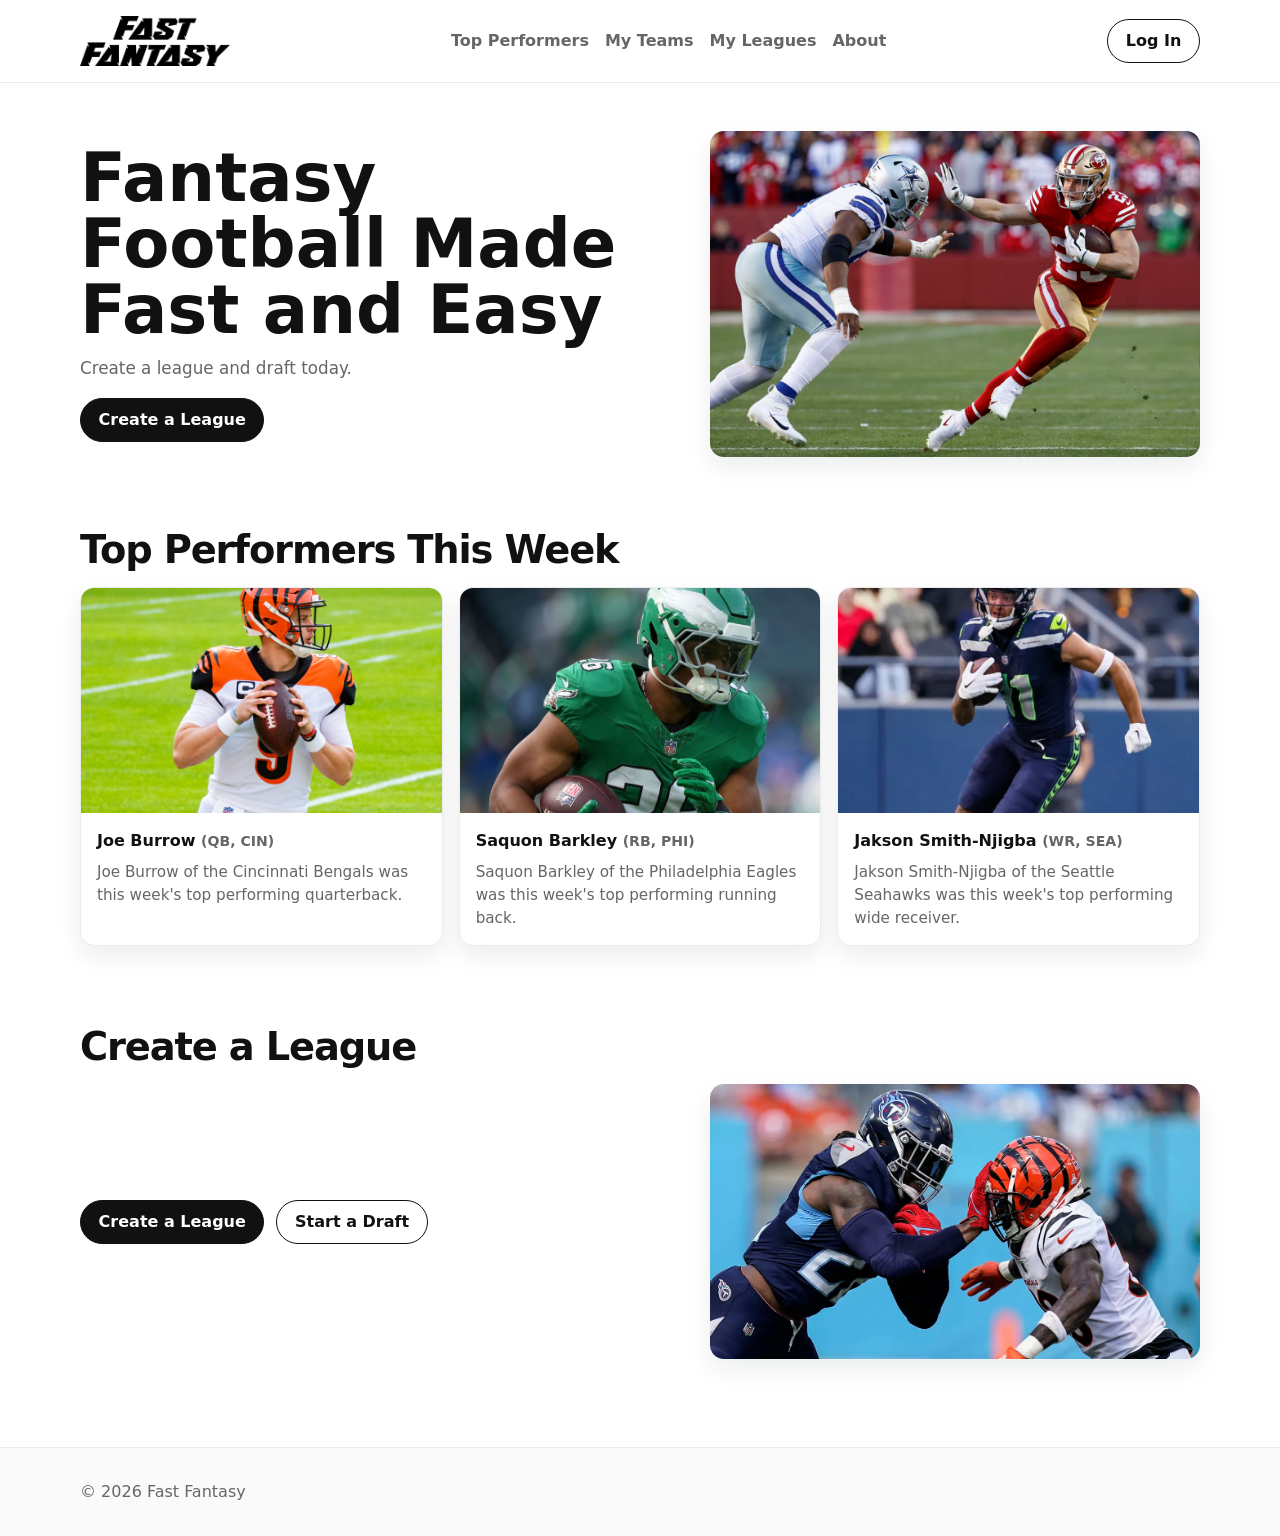
<file: index.html>
<!doctype html>
<html lang="en">
<head>
  <meta charset="utf-8" />
  <meta name="viewport" content="width=device-width,initial-scale=1" />
  <title>Fast Fantasy — Home</title>
  <link rel="stylesheet" href="styles.css" />
</head>
<body>
  <header class="site-header">
    <div class="container header-inner">
      <a class="brand" href="index.html"><img src="images/fflogo.png" alt="Fast Fantasy Logo" width="150px"></a>

      <nav class="main-nav" aria-label="Main navigation">
        <ul>
          <li><a href="top.html">Top Performers</a></li>
          <li><a href="teams.html">My Teams</a></li>
          <li><a href="league.html">My Leagues</a></li>
          <li><a href="about.html">About</a></li>
        </ul>
      </nav>

      <div class="header-cta">
        <a class="btn btn-outline" href="login.html">Log In</a>
      </div>
    </div>
  </header>

  <main>
    <section class="hero">
      <div class="container hero-grid">
        <div class="hero-copy">
          <h1>Fantasy Football Made Fast and Easy</h1>
          <p class="lead">Create a league and draft today.</p>
          <div class="btn-group">
            <a class="btn btn-primary" href="login.html">Create a League</a>
          </div>
        </div>

        <div class="hero-media">
          <img src="images/homebanner.jpg" alt="Football player running with the ball">
        </div>
      </div>
    </section>

    <section class="top-performers container" aria-labelledby="top-perf-heading">
      <h2 id="top-perf-heading">Top Performers This Week</h2>

      <div class="cards">
        <article class="card">
          <img src="images/qb1.png" alt="Joe Burrow quarterback">
          <div class="card-body">
            <h3>Joe Burrow <span class="meta">(QB, CIN)</span></h3>
            <p class="card-text">Joe Burrow of the Cincinnati Bengals was this week's top performing quarterback.</p>
          </div>
        </article>

        <article class="card">
          <img src="images/rb1.png" alt="Saquon Barkley running back">
          <div class="card-body">
            <h3>Saquon Barkley <span class="meta">(RB, PHI)</span></h3>
            <p class="card-text">Saquon Barkley of the Philadelphia Eagles was this week's top performing running back.</p>
          </div>
        </article>

        <article class="card">
          <img src="images/wr1.png" alt="Jakson Smith-Njigba wide receiver">
          <div class="card-body">
            <h3>Jakson Smith-Njigba <span class="meta">(WR, SEA)</span></h3>
            <p class="card-text">Jakson Smith-Njigba of the Seattle Seahawks was this week's top performing wide receiver.</p>
          </div>
        </article>
      </div>
    </section>

    <section class="create-league container" aria-labelledby="create-league-heading">
      <h2 id="create-league-heading">Create a League</h2>

      <div class="create-grid">
        <div class="create-actions btn-group">
          <a class="btn btn-primary" href="login.html">Create a League</a>
          <a class="btn btn-outline" href="login.html">Start a Draft</a>
        </div>

        <div class="create-media">
          <img src="images/homebottom.webp" alt="Two football players in action">
        </div>
      </div>
    </section>
  </main>

  <footer class="site-footer">
    <div class="container footer-grid">
      <div class="footer-brand">
        <strong></strong>
        <p class="small">© 2026 Fast Fantasy</p>
      </div>

     
    </div>
  </footer>
</body>
</html>
</file>
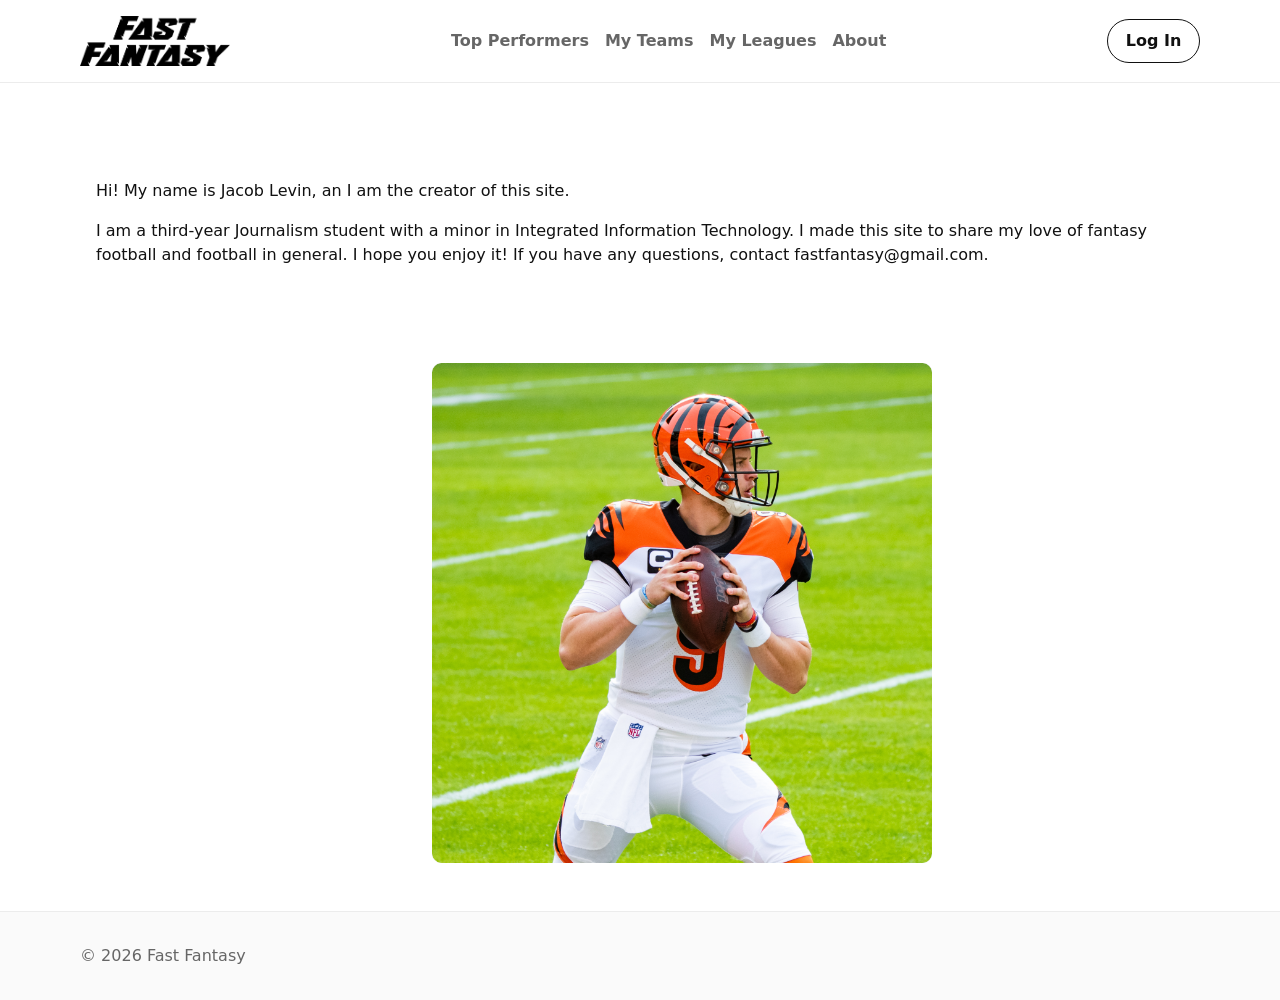
<file: about.html>
<!doctype html>
<html lang="en">
<head>
  <meta charset="utf-8" />
  <meta name="viewport" content="width=device-width,initial-scale=1" />
  <title>About — Fast Fantasy</title>
  <link rel="stylesheet" href="styles.css" />
</head>
<body>
  <!-- SITE HEADER -->
  <header class="site-header" role="banner">
    <div class="container header-inner">
      <!-- Brand / logo -->
      <a class="brand" href="index.html" aria-label="Fast Fantasy home"><img src="images/fflogo.png" alt="Fast Fantasy Logo" width="150px"></a>

      <!-- Primary navigation -->
      <nav class="main-nav" aria-label="Main navigation">
        <ul>
          <li><a href="top.html">Top Performers</a></li>
          <li><a href="teams.html">My Teams</a></li>
          <li><a href="league.html">My Leagues</a></li>
          <li><a href="about.html">About</a></li>
        </ul>
      </nav>

      <!-- login CTA -->
      <div class="header-cta">
        <a class="btn btn-outline" href="login.html">Log In</a>
      </div>
    </div>
  </header>

  <div style="text-align: left;margin: 1in;">
    <p>Hi! My name is Jacob Levin, an I am the creator of this site.</p>
    <p>I am a third-year Journalism student with a minor in Integrated Information Technology. I made this site to share my love of fantasy football and football in general. I hope you enjoy it! If you have any questions, contact fastfantasy@gmail.com.</p>
  </div>
  <div id="create-media" style="margin-left: 4.5in;">
    <img src="images/qb1.png" width="500px">
  </div>

   <!-- SITE FOOTER -->
  <footer class="site-footer" role="contentinfo">
    <div class="container footer-grid">
      <div class="footer-brand">
        <strong></strong>
        <p class="small">© 2026 Fast Fantasy</p>
      </div>

      
    </div>
  </footer>
</body>
</html>
</file>
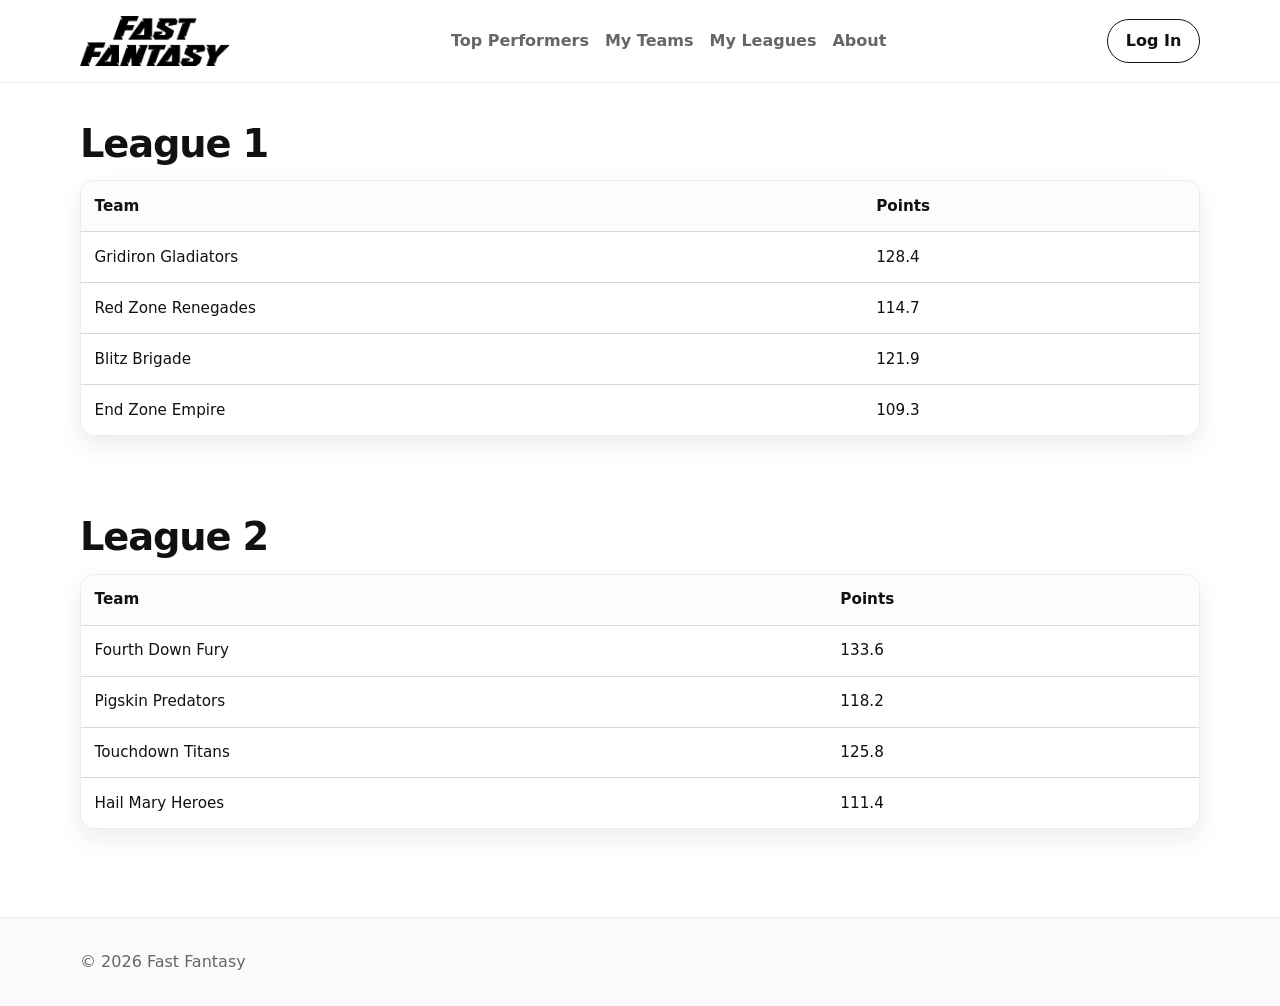
<file: league.html>
<!doctype html>
<html lang="en">
<head>
  <meta charset="utf-8" />
  <meta name="viewport" content="width=device-width,initial-scale=1" />
  <title>Top Performers — Fast Fantasy</title>
  <link rel="stylesheet" href="styles.css" />
</head>
<body>
  <!-- SITE HEADER -->
  <header class="site-header" role="banner">
    <div class="container header-inner">
      <!-- Brand / logo -->
      <a class="brand" href="index.html" aria-label="Fast Fantasy home"><img src="images/fflogo.png" alt="Fast Fantasy Logo" width="150px"></a>

      <!-- Primary navigation -->
      <nav class="main-nav" aria-label="Main navigation">
        <ul>
          <li><a href="top.html">Top Performers</a></li>
          <li><a href="teams.html">My Teams</a></li>
          <li><a href="league.html">My Leagues</a></li>
          <li><a href="about.html">About</a></li>
        </ul>
      </nav>

      <!-- login CTA -->
      <div class="header-cta">
        <a class="btn btn-outline" href="login.html">Log In</a>
      </div>
    </div>
  </header>

  <!-- MAIN CONTENT -->
  <main>
    <!-- Top Individual Performances -->
    <section class="performances container" aria-labelledby="individual-heading">
      <!-- Section heading styled large and bold (like screenshot) -->
      <h2 id="individual-heading" class="section-title">League 1<br/></h2>

      <!-- Table card: accessible table with caption -->
      <div class="table-wrap">
        <table class="perf-table" summary="Top individual player performance metrics">
          <caption class="visually-hidden"></caption>
          <thead>
            <tr>
              <th scope="col">Team</th>
              <th scope="col">Points</th>
            </tr>
          </thead>
          <tbody>
            <!-- Empty rows as in the screenshot; keep structure for dynamic population -->
            <tr>
  <td>Gridiron Gladiators</td>
  <td>128.4</td>
</tr>
<tr>
  <td>Red Zone Renegades</td>
  <td>114.7</td>
</tr>
<tr>
  <td>Blitz Brigade</td>
  <td>121.9</td>
</tr>
<tr>
  <td>End Zone Empire</td>
  <td>109.3</td>
</tr>
          </tbody>
        </table>
      </div>
    </section>

    <!-- Top Team Performances -->
    <section class="performances container" aria-labelledby="team-heading">
      <h2 id="team-heading" class="section-title">League 2<br/></h2>

      <div class="table-wrap">
        <table class="perf-table" summary="Top team performance metrics">
          <caption class="visually-hidden"></caption>
          <thead>
            <tr>
              <th scope="col">Team</th>
              <th scope="col">Points</th>
            </tr>
          </thead>
          <tbody>
            <tr>
  <td>Fourth Down Fury</td>
  <td>133.6</td>
</tr>
<tr>
  <td>Pigskin Predators</td>
  <td>118.2</td>
</tr>
<tr>
  <td>Touchdown Titans</td>
  <td>125.8</td>
</tr>
<tr>
  <td>Hail Mary Heroes</td>
  <td>111.4</td>
</tr>
          </tbody>
        </table>
      </div>
    </section>
  </main>

  <!-- SITE FOOTER -->
  <footer class="site-footer" role="contentinfo">
    <div class="container footer-grid">
      <div class="footer-brand">
        <strong></strong>
        <p class="small">© 2026 Fast Fantasy</p>
      </div>

     
    </div>
  </footer>
</body>
</html>
</file>
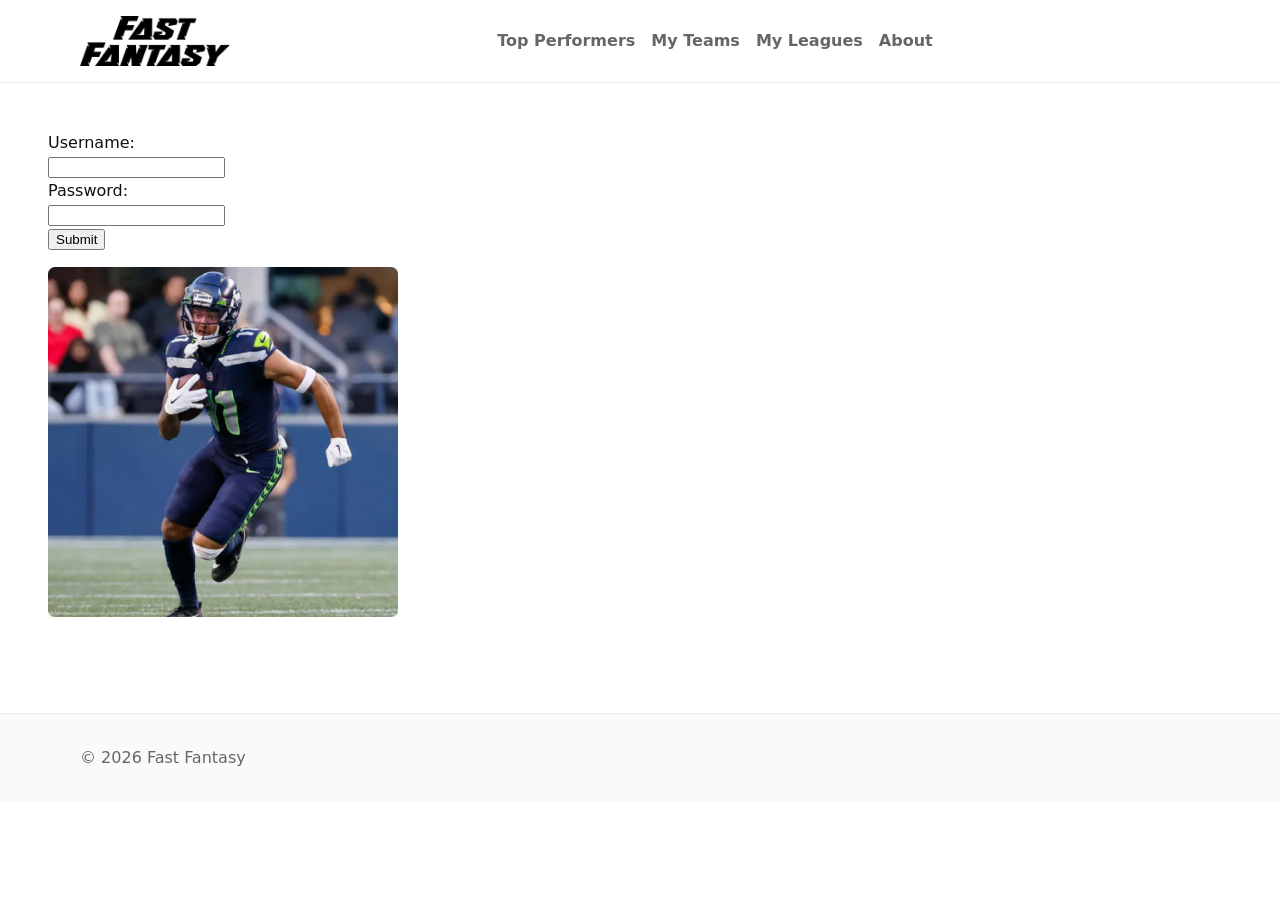
<file: login.html>
<!doctype html>
<html lang="en">
<head>
  <meta charset="utf-8" />
  <meta name="viewport" content="width=device-width,initial-scale=1" />
  <title>About — Fast Fantasy</title>
  <link rel="stylesheet" href="styles.css" />
</head>
<body>
  <header class="site-header" role="banner">
    <div class="container header-inner">
      <a class="brand" href="index.html" aria-label="Fast Fantasy home"><img src="images/fflogo.png" alt="Fast Fantasy Logo" width="150px"></a>

      <nav class="main-nav" aria-label="Main navigation">
        <ul>
          <li><a href="top.html">Top Performers</a></li>
          <li><a href="teams.html">My Teams</a></li>
          <li><a href="league.html">My Leagues</a></li>
          <li><a href="about.html">About</a></li>
        </ul>
      </nav>
    </div>
  </header>

  <div class="login-wrapper" style="padding: 3rem;">
    <div class="login-form">
      <form id="loginForm">
        <label for="username">Username:</label><br>
        <input type="text" id="username" name="username"><br>

        <label for="password">Password:</label><br>
        <input type="password" id="password" name="password"><br>

        <input type="submit" value="Submit">
      </form>

      <p id="loginMessage" style="color:red;"></p>
    </div>

    <div class="login-image">
      <img src="images/wr1.png" alt="Football player" width="350px">
    </div>
  </div>

  <footer class="site-footer" role="contentinfo">
    <div class="container footer-grid">
      <div class="footer-brand">
        <strong></strong>
        <p class="small">© 2026 Fast Fantasy</p>
      </div>
    </div>
  </footer>

  <script>
    const validUsers = [
      { username: "admin", password: "admin123" },
      { username: "player1", password: "fantasy1" },
      { username: "coach", password: "team2026" }
    ];

    const form = document.getElementById("loginForm");
    const message = document.getElementById("loginMessage");

    form.addEventListener("submit", function (e) {
      e.preventDefault();

      const username = document.getElementById("username").value.trim();
      const password = document.getElementById("password").value;

      const match = validUsers.some(
        user => user.username === username && user.password === password
      );

      if (match) {
        message.style.color = "green";
        message.textContent = "Login successful!";
        document.getElementById("username").value = "";
        document.getElementById("password").value = "";
        // window.location.href = "dashboard.html";
      } else {
        message.style.color = "red";
        message.textContent = "Invalid username or password.";
      }
    });
  </script>
</body>
</html>
</file>
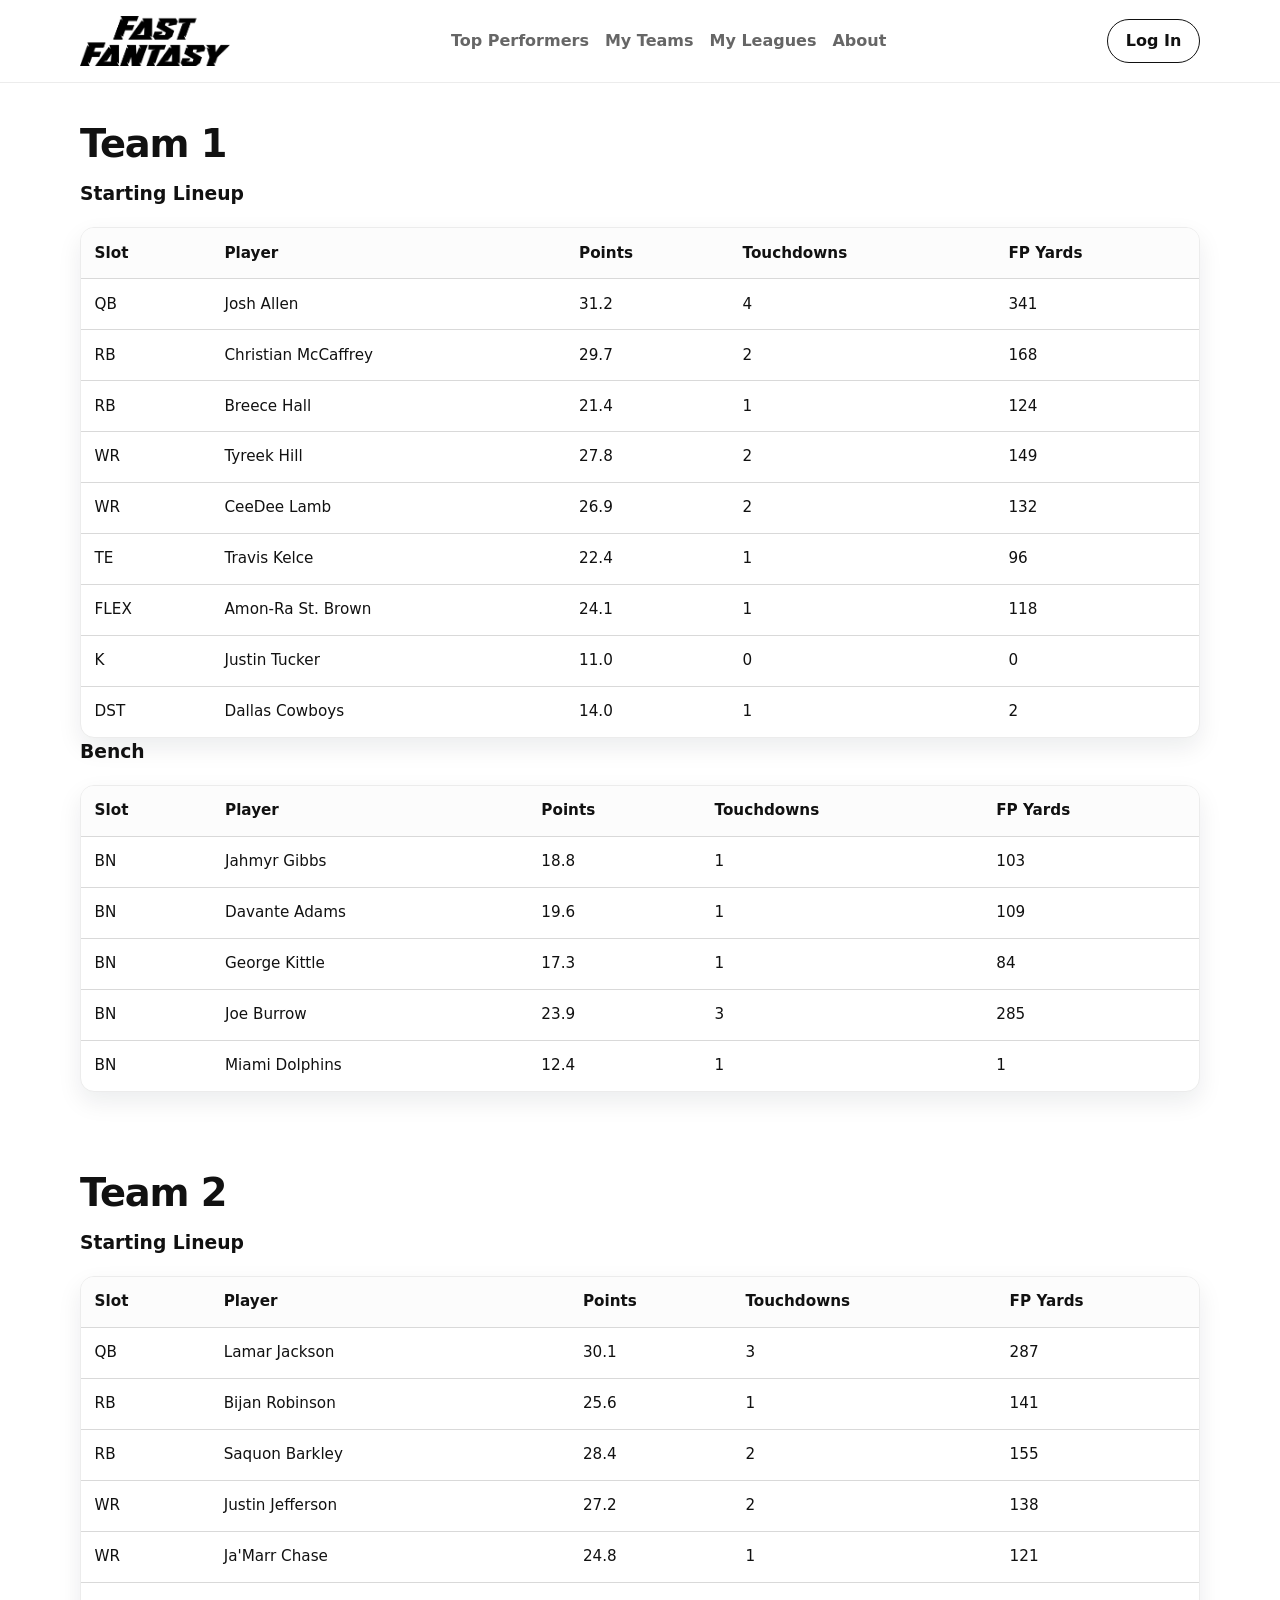
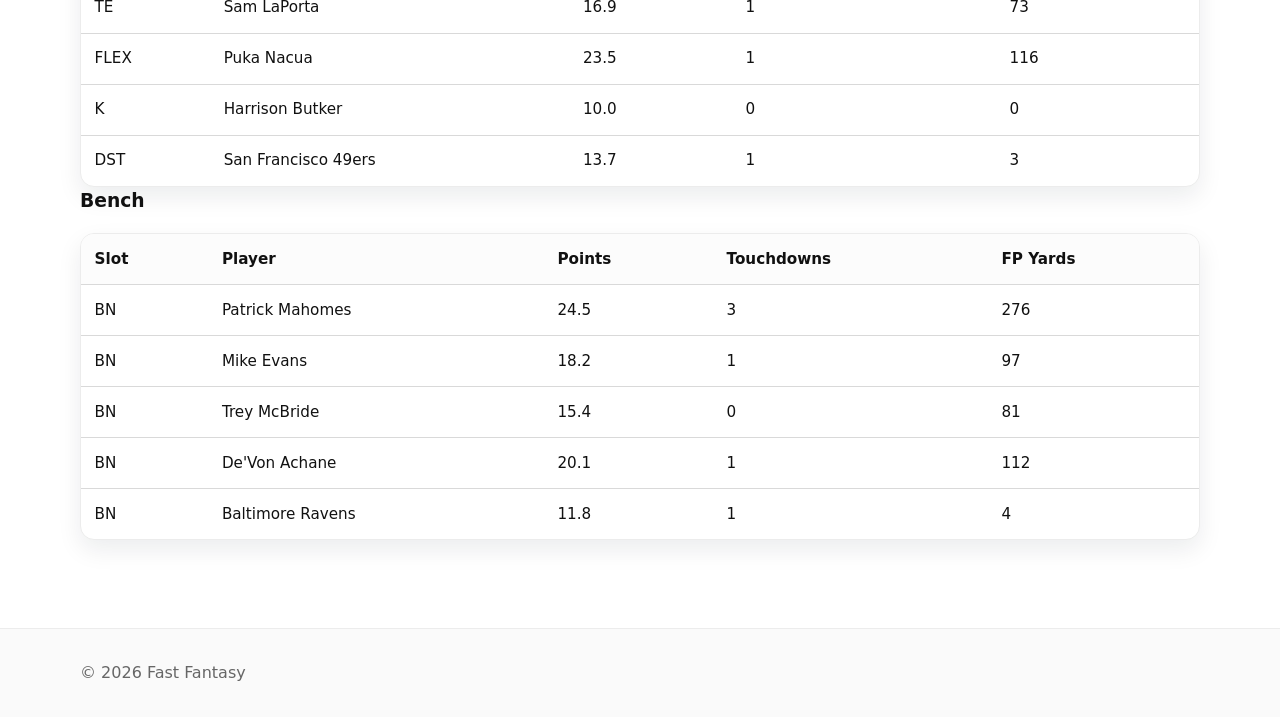
<file: teams.html>
<!doctype html>
<html lang="en">
<head>
  <meta charset="utf-8" />
  <meta name="viewport" content="width=device-width,initial-scale=1" />
  <title>Top Performers — Fast Fantasy</title>
  <link rel="stylesheet" href="styles.css" />
</head>
<body>
  <header class="site-header" role="banner">
    <div class="container header-inner">
      <a class="brand" href="index.html" aria-label="Fast Fantasy home"><img src="images/fflogo.png" alt="Fast Fantasy Logo" width="150px"></a>

      <nav class="main-nav" aria-label="Main navigation">
        <ul>
          <li><a href="top.html" aria-current="page">Top Performers</a></li>
          <li><a href="teams.html">My Teams</a></li>
          <li><a href="league.html">My Leagues</a></li>
          <li><a href="about.html">About</a></li>
        </ul>
      </nav>

      <div class="header-cta">
        <a class="btn btn-outline" href="login.html">Log In</a>
      </div>
    </div>
  </header>

  <main>
   <section class="performances container" aria-labelledby="individual-heading">
  <h1 id="individual-heading" class="section-title">Team 1<br></h1>

  <h3 class="subsection-title">Starting Lineup</h3>
  <div class="table-wrap" aria-label="Team 1 starting lineup scroll region">
    <table class="perf-table">
      <thead>
        <tr>
          <th scope="col">Slot</th>
          <th scope="col">Player</th>
          <th scope="col">Points</th>
          <th scope="col">Touchdowns</th>
          <th scope="col">FP Yards</th>
        </tr>
      </thead>
      <tbody>
        <tr><td>QB</td><td>Josh Allen</td><td>31.2</td><td>4</td><td>341</td></tr>
        <tr><td>RB</td><td>Christian McCaffrey</td><td>29.7</td><td>2</td><td>168</td></tr>
        <tr><td>RB</td><td>Breece Hall</td><td>21.4</td><td>1</td><td>124</td></tr>
        <tr><td>WR</td><td>Tyreek Hill</td><td>27.8</td><td>2</td><td>149</td></tr>
        <tr><td>WR</td><td>CeeDee Lamb</td><td>26.9</td><td>2</td><td>132</td></tr>
        <tr><td>TE</td><td>Travis Kelce</td><td>22.4</td><td>1</td><td>96</td></tr>
        <tr><td>FLEX</td><td>Amon-Ra St. Brown</td><td>24.1</td><td>1</td><td>118</td></tr>
        <tr><td>K</td><td>Justin Tucker</td><td>11.0</td><td>0</td><td>0</td></tr>
        <tr><td>DST</td><td>Dallas Cowboys</td><td>14.0</td><td>1</td><td>2</td></tr>
      </tbody>
    </table>
  </div>

  <h3 class="subsection-title">Bench</h3>
  <div class="table-wrap" aria-label="Team 1 bench scroll region">
    <table class="perf-table">
      <thead>
        <tr>
          <th scope="col">Slot</th>
          <th scope="col">Player</th>
          <th scope="col">Points</th>
          <th scope="col">Touchdowns</th>
          <th scope="col">FP Yards</th>
        </tr>
      </thead>
      <tbody>
        <tr><td>BN</td><td>Jahmyr Gibbs</td><td>18.8</td><td>1</td><td>103</td></tr>
        <tr><td>BN</td><td>Davante Adams</td><td>19.6</td><td>1</td><td>109</td></tr>
        <tr><td>BN</td><td>George Kittle</td><td>17.3</td><td>1</td><td>84</td></tr>
        <tr><td>BN</td><td>Joe Burrow</td><td>23.9</td><td>3</td><td>285</td></tr>
        <tr><td>BN</td><td>Miami Dolphins</td><td>12.4</td><td>1</td><td>1</td></tr>
      </tbody>
    </table>
  </div>
</section>

<section class="performances container" aria-labelledby="team-heading">
  <h2 id="team-heading" class="section-title">Team 2<br></h2>

  <h3 class="subsection-title">Starting Lineup</h3>
  <div class="table-wrap" aria-label="Team 2 starting lineup scroll region">
    <table class="perf-table">
      <thead>
        <tr>
          <th scope="col">Slot</th>
          <th scope="col">Player</th>
          <th scope="col">Points</th>
          <th scope="col">Touchdowns</th>
          <th scope="col">FP Yards</th>
        </tr>
      </thead>
      <tbody>
        <tr><td>QB</td><td>Lamar Jackson</td><td>30.1</td><td>3</td><td>287</td></tr>
        <tr><td>RB</td><td>Bijan Robinson</td><td>25.6</td><td>1</td><td>141</td></tr>
        <tr><td>RB</td><td>Saquon Barkley</td><td>28.4</td><td>2</td><td>155</td></tr>
        <tr><td>WR</td><td>Justin Jefferson</td><td>27.2</td><td>2</td><td>138</td></tr>
        <tr><td>WR</td><td>Ja'Marr Chase</td><td>24.8</td><td>1</td><td>121</td></tr>
        <tr><td>TE</td><td>Sam LaPorta</td><td>16.9</td><td>1</td><td>73</td></tr>
        <tr><td>FLEX</td><td>Puka Nacua</td><td>23.5</td><td>1</td><td>116</td></tr>
        <tr><td>K</td><td>Harrison Butker</td><td>10.0</td><td>0</td><td>0</td></tr>
        <tr><td>DST</td><td>San Francisco 49ers</td><td>13.7</td><td>1</td><td>3</td></tr>
      </tbody>
    </table>
  </div>

  <h3 class="subsection-title">Bench</h3>
  <div class="table-wrap" aria-label="Team 2 bench scroll region">
    <table class="perf-table">
      <thead>
        <tr>
          <th scope="col">Slot</th>
          <th scope="col">Player</th>
          <th scope="col">Points</th>
          <th scope="col">Touchdowns</th>
          <th scope="col">FP Yards</th>
        </tr>
      </thead>
      <tbody>
        <tr><td>BN</td><td>Patrick Mahomes</td><td>24.5</td><td>3</td><td>276</td></tr>
        <tr><td>BN</td><td>Mike Evans</td><td>18.2</td><td>1</td><td>97</td></tr>
        <tr><td>BN</td><td>Trey McBride</td><td>15.4</td><td>0</td><td>81</td></tr>
        <tr><td>BN</td><td>De'Von Achane</td><td>20.1</td><td>1</td><td>112</td></tr>
        <tr><td>BN</td><td>Baltimore Ravens</td><td>11.8</td><td>1</td><td>4</td></tr>
      </tbody>
    </table>
  </div>
</section>
  </main>

  <footer class="site-footer" role="contentinfo">
    <div class="container footer-grid">
      <div class="footer-brand">
        <strong></strong>
        <p class="small">© 2026 Fast Fantasy</p>
      </div>

      
    </div>
  </footer>
</body>
</html>
</file>
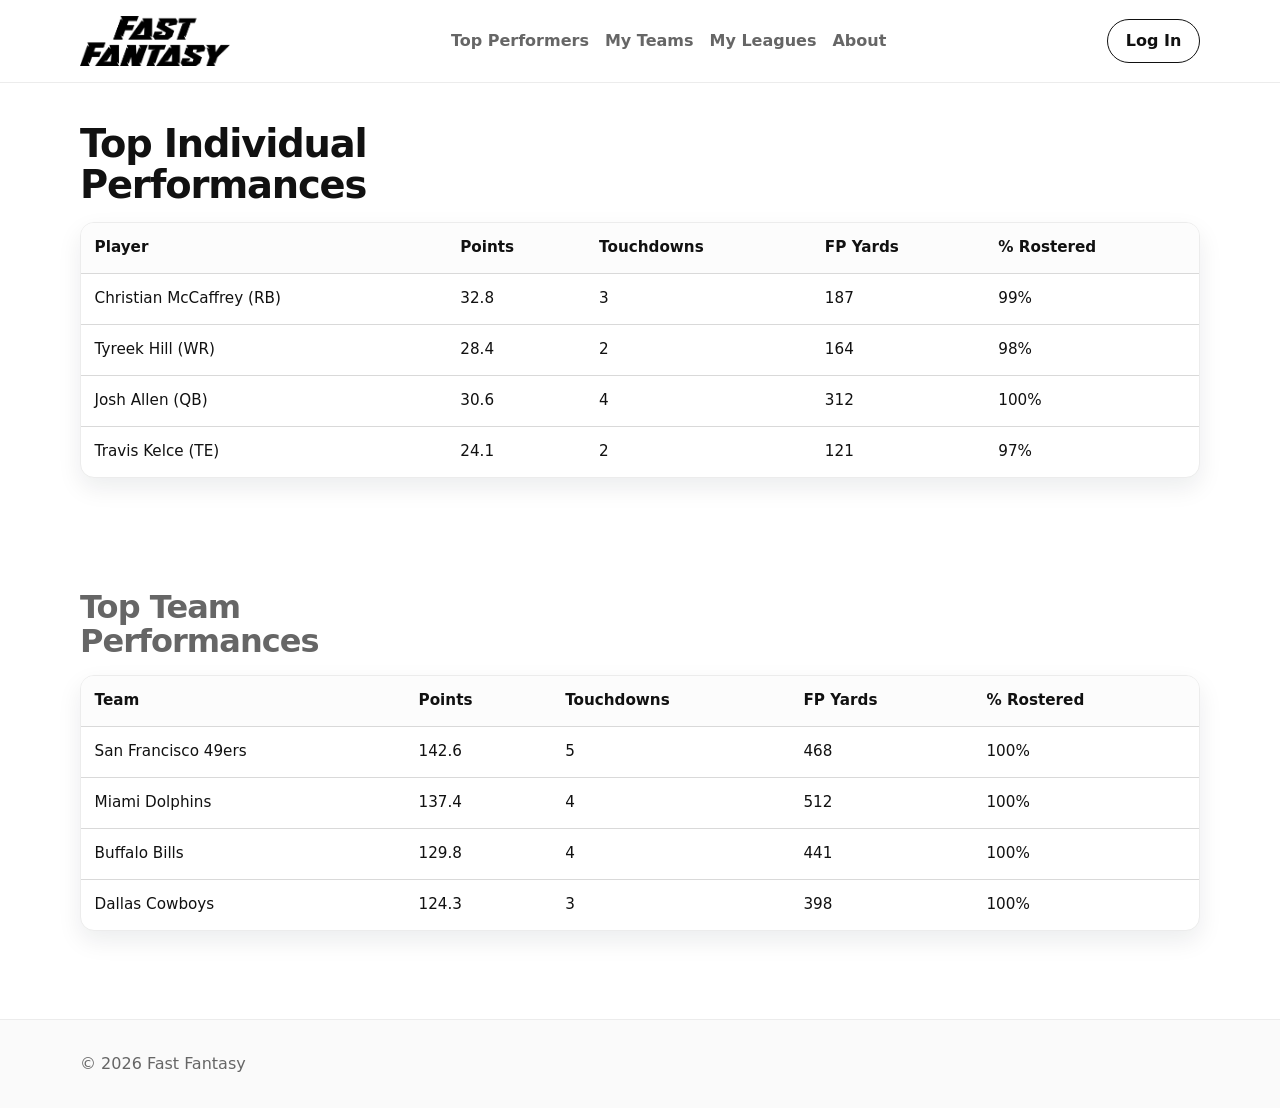
<file: top.html>
<!doctype html>
<html lang="en">
<head>
  <meta charset="utf-8" />
  <meta name="viewport" content="width=device-width,initial-scale=1" />
  <title>Top Performers — Fast Fantasy</title>
  <link rel="stylesheet" href="styles.css" />
</head>
<body>
  <header class="site-header" role="banner">
    <div class="container header-inner">
      <a class="brand" href="index.html" aria-label="Fast Fantasy home"><img src="images/fflogo.png" alt="Fast Fantasy Logo" width="150px"></a>

      <nav class="main-nav" aria-label="Main navigation">
        <ul>
          <li><a href="top.html" aria-current="page">Top Performers</a></li>
          <li><a href="teams.html">My Teams</a></li>
          <li><a href="league.html">My Leagues</a></li>
          <li><a href="about.html">About</a></li>
        </ul>
      </nav>

      <div class="header-cta">
        <a class="btn btn-outline" href="login.html">Log In</a>
      </div>
    </div>
  </header>

  <main>
    <section class="performances container" aria-labelledby="individual-heading">
      <h1 id="individual-heading" class="section-title">Top Individual<br>Performances</h1>

      <div class="table-wrap" aria-label="Top individual performances table scroll region">
        <table class="perf-table">
          <thead>
            <tr>
              <th scope="col">Player</th>
              <th scope="col">Points</th>
              <th scope="col">Touchdowns</th>
              <th scope="col">FP Yards</th>
              <th scope="col">% Rostered</th>
            </tr>
          </thead>
          <tbody>
            <tr>
              <td>Christian McCaffrey (RB)</td>
              <td>32.8</td>
              <td>3</td>
              <td>187</td>
              <td>99%</td>
            </tr>
            <tr>
              <td>Tyreek Hill (WR)</td>
              <td>28.4</td>
              <td>2</td>
              <td>164</td>
              <td>98%</td>
            </tr>
            <tr>
              <td>Josh Allen (QB)</td>
              <td>30.6</td>
              <td>4</td>
              <td>312</td>
              <td>100%</td>
            </tr>
            <tr>
              <td>Travis Kelce (TE)</td>
              <td>24.1</td>
              <td>2</td>
              <td>121</td>
              <td>97%</td>
            </tr>
          </tbody>
        </table>
      </div>
    </section>

    <section class="performances container" aria-labelledby="team-heading">
      <h2 id="team-heading" class="section-title small-title">Top Team<br>Performances</h2>

      <div class="table-wrap" aria-label="Top team performances table scroll region">
        <table class="perf-table">
          <thead>
            <tr>
              <th scope="col">Team</th>
              <th scope="col">Points</th>
              <th scope="col">Touchdowns</th>
              <th scope="col">FP Yards</th>
              <th scope="col">% Rostered</th>
            </tr>
          </thead>
          <tbody>
            <tr>
              <td>San Francisco 49ers</td>
              <td>142.6</td>
              <td>5</td>
              <td>468</td>
              <td>100%</td>
            </tr>
            <tr>
              <td>Miami Dolphins</td>
              <td>137.4</td>
              <td>4</td>
              <td>512</td>
              <td>100%</td>
            </tr>
            <tr>
              <td>Buffalo Bills</td>
              <td>129.8</td>
              <td>4</td>
              <td>441</td>
              <td>100%</td>
            </tr>
            <tr>
              <td>Dallas Cowboys</td>
              <td>124.3</td>
              <td>3</td>
              <td>398</td>
              <td>100%</td>
            </tr>
          </tbody>
        </table>
      </div>
    </section>
  </main>

  <footer class="site-footer" role="contentinfo">
    <div class="container footer-grid">
      <div class="footer-brand">
        <p class="small">© 2026 Fast Fantasy</p>
      </div>

      
    </div>
  </footer>
</body>
</html>
</file>
<file: styles.css>
/* ============================================
   MOBILE-FIRST BASE STYLES
============================================ */
:root {
  --max-width: 1120px;
  --brand: #111111;
  --muted: #666666;
  --surface: #fafafa;
  --surface-strong: #ffffff;
  --border: #d9d9d9;
  --radius: 14px;
  --btn-radius: 999px;
  --shadow: 0 10px 24px rgba(16, 24, 40, 0.08);
  font-family: system-ui, -apple-system, BlinkMacSystemFont, "Segoe UI", Roboto, Arial, sans-serif;
  color: var(--brand);
  background: #ffffff;
  font-size: 16px;
  line-height: 1.5;
}

* {
  box-sizing: border-box;
}

html,
body {
  margin: 0;
  padding: 0;
}

img {
  display: block;
  max-width: 100%;
}

body {
  min-width: 320px;
}

/* Shared container */
.container {
  width: min(100% - 2rem, var(--max-width));
  margin: 0 auto;
}

/* ============================================
   TYPOGRAPHY & SHARED ELEMENTS
============================================ */
a {
  color: inherit;
}

h1,
h2,
h3,
p {
  margin-top: 0;
}

.small,
.small-title,
.meta,
.card-text,
.lead {
  color: var(--muted);
}

.lead {
  font-size: 1.05rem;
}

/* ============================================
   HEADER
============================================ */
.site-header {
  position: sticky;
  top: 0;
  z-index: 100;
  background: rgba(255, 255, 255, 0.94);
  backdrop-filter: blur(10px);
  border-bottom: 1px solid #ececec;
}

.header-inner {
  display: grid;
  gap: 0.85rem;
  padding: 0.9rem 0;
}

.brand {
  text-decoration: none;
  font-weight: 800;
  letter-spacing: -0.02em;
  font-size: 1.1rem;
}

.main-nav ul {
  list-style: none;
  display: flex;
  flex-wrap: wrap;
  gap: 0.65rem 1rem;
  margin: 0;
  padding: 0;
}

.main-nav a {
  display: inline-flex;
  align-items: center;
  padding: 0.45rem 0;
  text-decoration: none;
  font-weight: 600;
  color: var(--muted);
  white-space: nowrap;
}

.header-cta {
  display: flex;
  align-items: center;
}

/* ============================================
   BUTTONS
============================================ */
.btn {
  display: inline-flex;
  align-items: center;
  justify-content: center;
  gap: 0.5rem;
  min-height: 2.75rem;
  padding: 0.75rem 1.1rem;
  border-radius: var(--btn-radius);
  border: 1px solid var(--brand);
  text-decoration: none;
  font-weight: 700;
  line-height: 1;
  transition: transform 0.2s ease, background-color 0.2s ease, color 0.2s ease;
}

.btn:hover {
  transform: translateY(-1px);
}

.btn-primary {
  background: var(--brand);
  color: #fff;
}

.btn-outline {
  background: #fff;
  color: var(--brand);
}

.btn-group {
  display: grid;
  gap: 0.75rem;
}

.btn-group .btn {
  width: 100%;
}

/* ============================================
   PAGE SECTIONS
============================================ */
.hero,
.top-performers,
.create-league,
.performances {
  padding: 2rem 0;
}

.section-heading,
.top-performers h2,
.create-league h2,
.section-title {
  letter-spacing: -0.03em;
  line-height: 1.08;
}

.top-performers h2,
.create-league h2,
.section-title {
  font-size: clamp(1.6rem, 4vw, 2.4rem);
  margin-bottom: 1rem;
}

/* ============================================
   HERO
============================================ */
.hero-grid {
  display: grid;
  gap: 1.25rem;
  align-items: center;
}

.hero-copy {
  max-width: 34rem;
}

.hero-copy h1 {
  font-size: clamp(2rem, 7vw, 4.2rem);
  line-height: 0.98;
  margin-bottom: 0.75rem;
}

.hero-media img,
.create-media img {
  width: 100%;
  border-radius: var(--radius);
  box-shadow: var(--shadow);
  object-fit: cover;
}

/* ============================================
   CARD GRID
============================================ */
.cards {
  display: grid;
  gap: 1rem;
}

.card {
  overflow: hidden;
  background: var(--surface-strong);
  border: 1px solid #ececec;
  border-radius: var(--radius);
  box-shadow: var(--shadow);
}

.card img {
  width: 100%;
  aspect-ratio: 16 / 10;
  object-fit: cover;
  object-position: center 30%;
}

.card-body {
  padding: 1rem;
}

.card h3 {
  font-size: 1rem;
  margin-bottom: 0.5rem;
}

.meta {
  font-size: 0.88rem;
  font-weight: 600;
}

.card-text {
  margin-bottom: 0;
  font-size: 0.95rem;
}

/* ============================================
   CREATE LEAGUE
============================================ */
.create-grid {
  display: grid;
  gap: 1.25rem;
  align-items: center;
}

.create-actions {
  display: grid;
  gap: 0.75rem;
}

/* ============================================
   TABLES
============================================ */
.table-wrap {
  overflow-x: auto;
  -webkit-overflow-scrolling: touch;
  background: var(--surface-strong);
  border: 1px solid #ececec;
  border-radius: var(--radius);
  box-shadow: var(--shadow);
}

.perf-table {
  width: 100%;
  min-width: 680px;
  border-collapse: collapse;
}

.perf-table th,
.perf-table td {
  padding: 0.85rem;
  text-align: left;
  border-bottom: 1px solid var(--border);
  vertical-align: top;
  font-size: 0.95rem;
}

.perf-table th {
  font-weight: 800;
  background: #fcfcfc;
}

.perf-table tbody tr:last-child td {
  border-bottom: 0;
}

.section-title {
  margin-bottom: 1rem;
}

.small-title {
  font-size: clamp(1.35rem, 3.8vw, 2rem);
  margin-top: 2rem;
}

/* ============================================
   FOOTER
============================================ */
.site-footer {
  margin-top: 3rem;
  padding: 2rem 0;
  background: var(--surface);
  border-top: 1px solid #ececec;
}

.footer-grid {
  display: grid;
  gap: 1.25rem;
}

.footer-links ul {
  list-style: none;
  margin: 0;
  padding: 0;
}

.footer-links a {
  display: block;
  padding: 0.25rem 0;
  text-decoration: none;
  color: var(--muted);
}

.footer-brand p {
  margin-bottom: 0;
}

/* ============================================
   RESPONSIVE ENHANCEMENTS
============================================ */
@media (min-width: 48rem) {
  .header-inner {
    grid-template-columns: auto 1fr auto;
    align-items: center;
  }

  .main-nav ul {
    justify-content: center;
  }

  .hero-grid,
  .create-grid {
    grid-template-columns: 1.1fr 0.9fr;
    gap: 2rem;
  }

  .btn-group {
    grid-auto-flow: column;
    justify-content: start;
    width: fit-content;
  }

  .btn-group .btn {
    width: auto;
  }

  .cards {
    grid-template-columns: repeat(3, minmax(0, 1fr));
  }

  .footer-grid {
    grid-template-columns: 1.25fr repeat(3, minmax(0, 1fr));
  }
}

@media (min-width: 64rem) {
  .hero {
    padding-top: 3rem;
  }

  .top-performers,
  .create-league,
  .performances {
    padding: 2.5rem 0;
  }

  .header-inner {
    padding: 1rem 0;
  }
}
</file>
